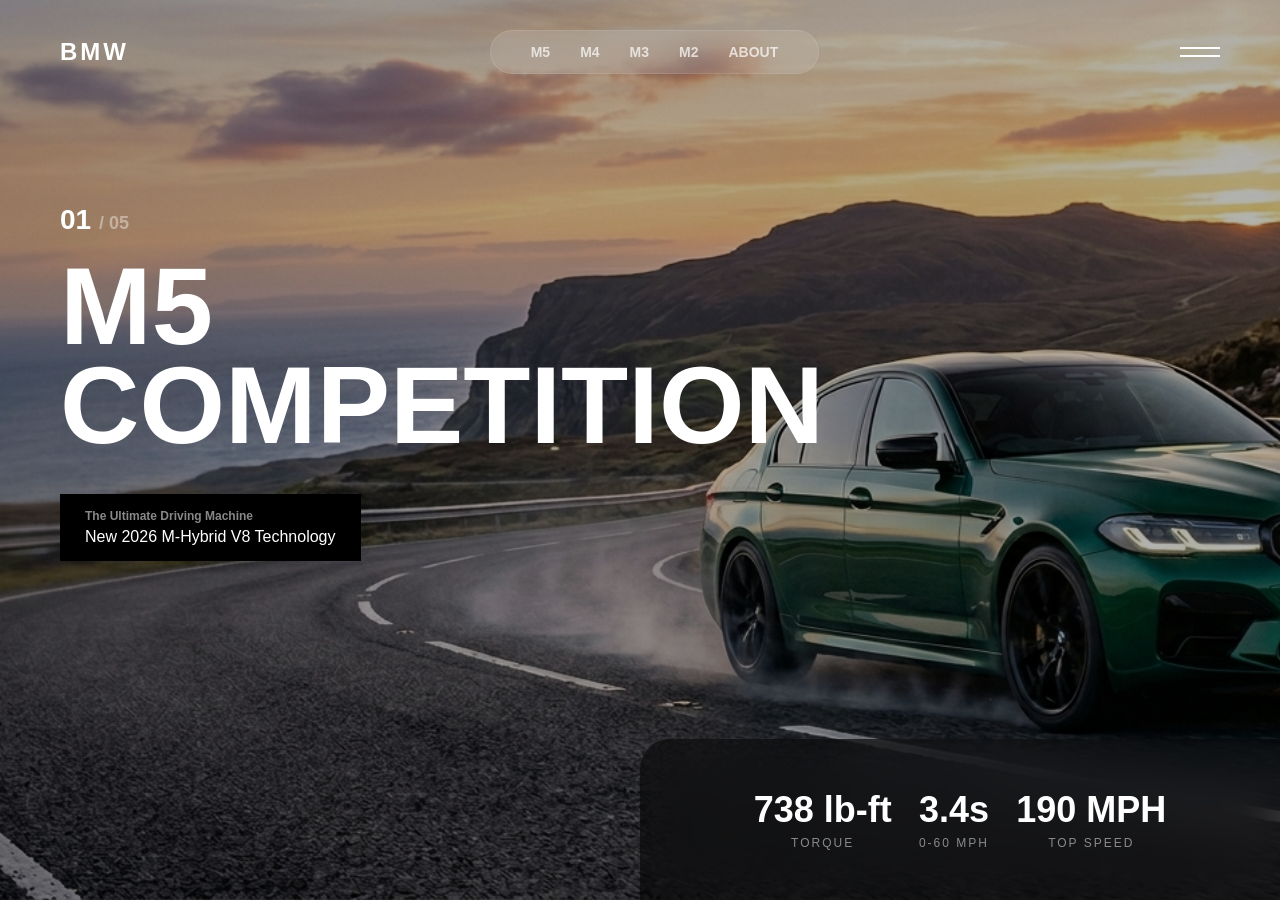
<file: index.html>
<!DOCTYPE html>
<html lang="en">
<head>
    <meta charset="UTF-8">
    <meta name="viewport" content="width=device-width, initial-scale=1.0">
    <title>BMW M5 Competition | 2026 Edition</title>
    <link rel="stylesheet" href="style.css">
    <link rel="icon" type="image/png" href="BMW.svg.png">
</head>
<body>

    <header class="header-nav">
        <div class="logo">BMW</div>

        <nav class="nav-bar">
            <ul>
                <li><a href="index.html">M5</a></li>
                <li><a href="m4.html">M4</a></li>
                <li><a href="m3.html">M3</a></li>
                <li><a href="m2.html">M2</a></li>
                <li><a href="https://www.bmwusa.com/home.html" target="_blank">about</a></li>
            </ul>
        </nav>

        <div class="menu-icon">
            <div class="line"></div>
            <div class="line"></div>
        </div>
    </header>

    <main class="hero-content">
        <h5 class="numbering">01 <span>/ 05</span></h5>
        <h1 class="main-title">M5<br>Competition</h1>
        
        <div class="info-badge">
            <h6>The Ultimate Driving Machine</h6>
            <p>New 2026 M-Hybrid V8 Technology</p>
        </div>
    </main>

    <section class="stats-container">
        <div class="stat-box">
            <h2>738 lb-ft</h2>
            <p>Torque</p>
        </div>
        <div class="stat-box">
            <h2>3.4s</h2>
            <p>0-60 MPH</p>
        </div>
        <div class="stat-box">
            <h2>190 MPH</h2>
            <p>Top Speed</p>
        </div>
    </section>

</body>
</html>
</file>
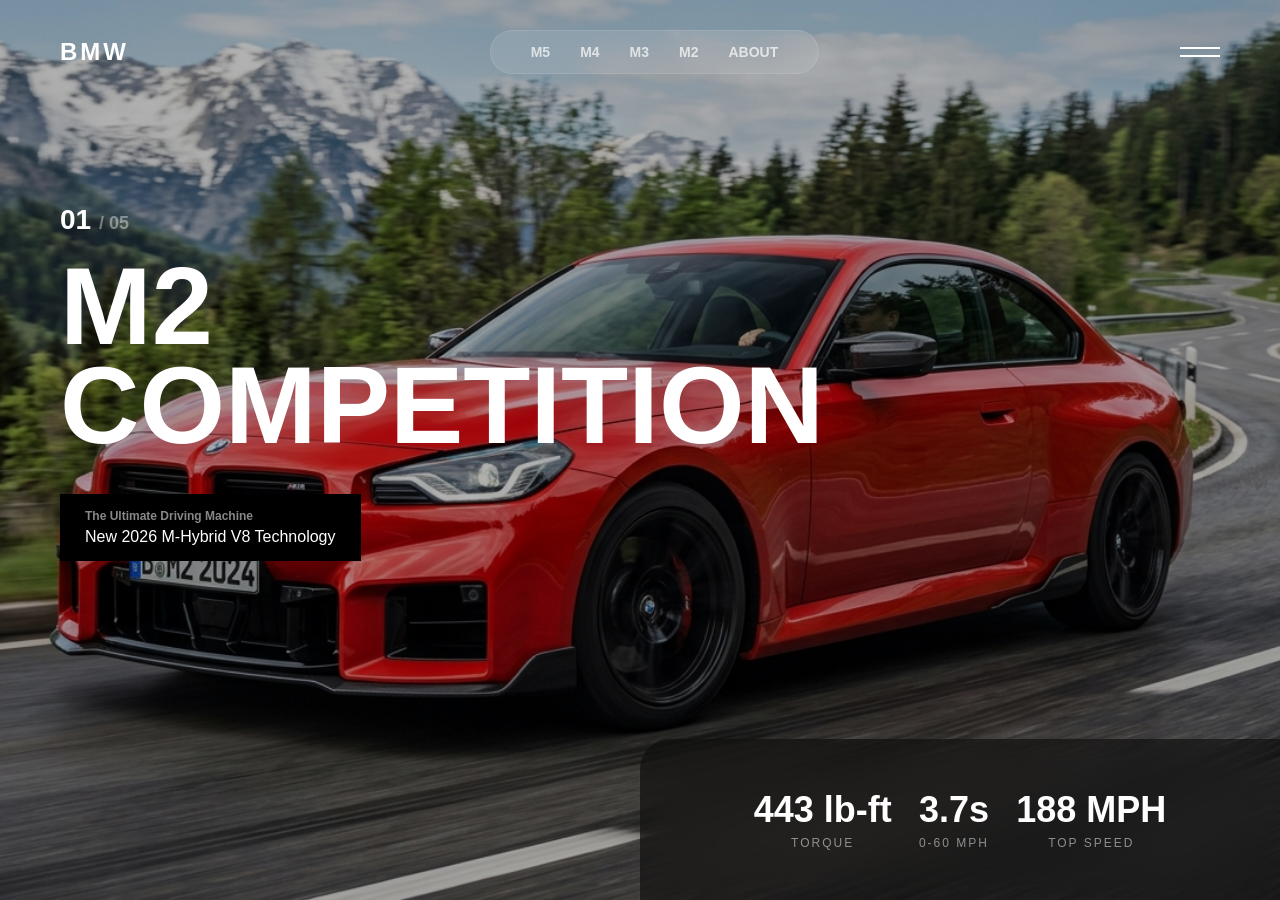
<file: m2.html>
<!DOCTYPE html>
<html lang="en">
<head>
    <meta charset="UTF-8">
    <meta name="viewport" content="width=device-width, initial-scale=1.0">
    <title>BMW M5 Competition | 2026 Edition</title>
    <link rel="stylesheet" href="style.css">
      <link rel="icon" type="image/png" href="BMW.svg.png">
</head>
<body class="lll">

    <header class="header-nav">
        <div class="logo">BMW</div>

        <nav class="nav-bar">
            <ul>
                <li><a href="index.html">M5</a></li>
                <li><a href="m4.html">M4</a></li>
                <li><a href="m3.html">M3</a></li>
                <li><a href="m2.html">M2</a></li>
                <li><a href="https://www.bmwusa.com/home.html" target="_blank">about</a></li>
            </ul>
        </nav>

        <div class="menu-icon">
            <div class="line"></div>
            <div class="line"></div>
        </div>
    </header>

    <main class="hero-content">
        <h5 class="numbering">01 <span>/ 05</span></h5>
        <h1 class="main-title">M2<br>Competition</h1>
        
        <div class="info-badge">
            <h6>The Ultimate Driving Machine</h6>
            <p>New 2026 M-Hybrid V8 Technology</p>
        </div>
    </main>

    <section class="stats-container">
        <div class="stat-box">
            <h2>443 lb-ft</h2>
            <p>Torque</p>
        </div>
        <div class="stat-box">
            <h2>3.7s</h2>
            <p>0-60 MPH</p>
        </div>
        <div class="stat-box">
            <h2>188 MPH</h2>
            <p>Top Speed</p>
        </div>
    </section>

</body>
</html>
</file>
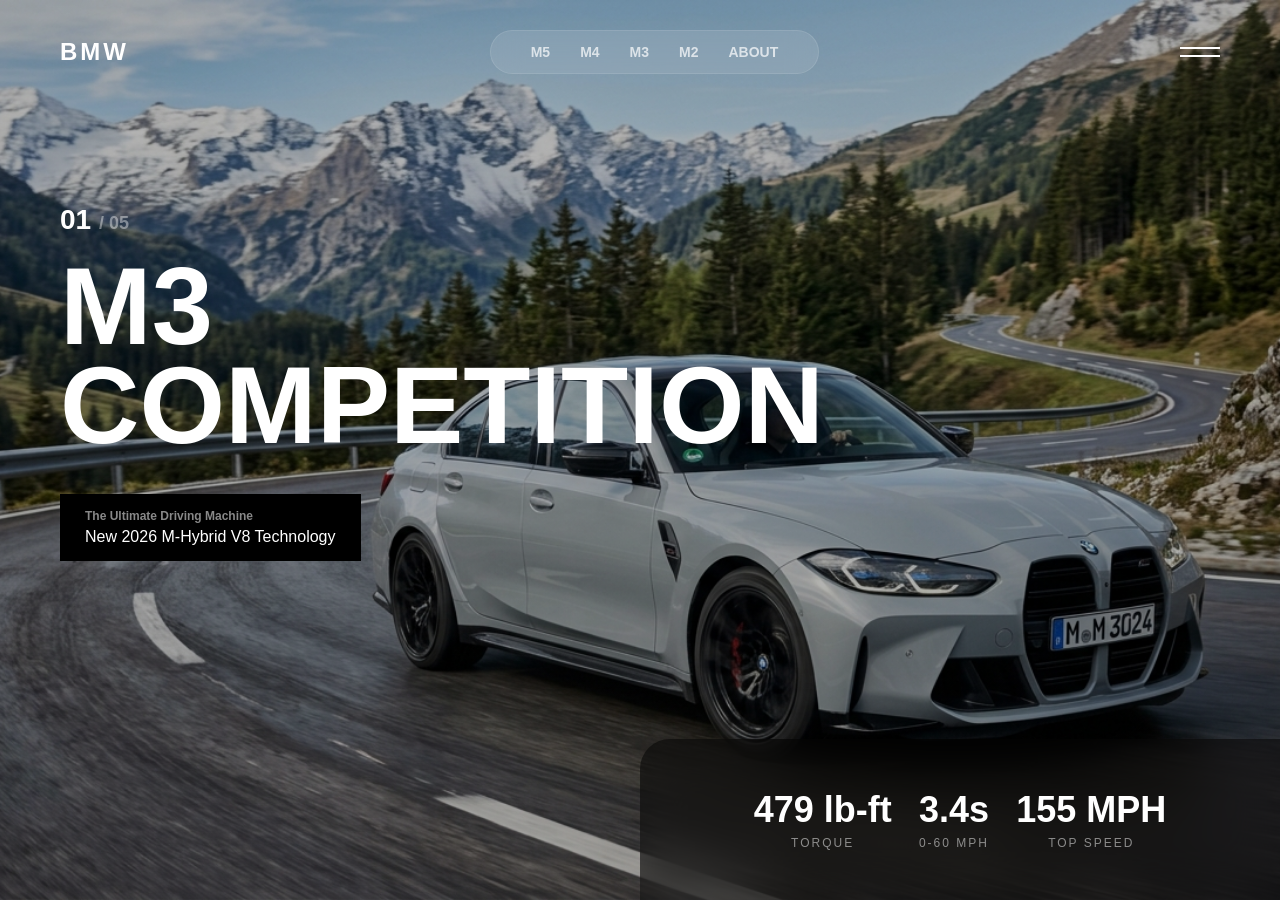
<file: m3.html>
<!DOCTYPE html>
<html lang="en">
<head>
    <meta charset="UTF-8">
    <meta name="viewport" content="width=device-width, initial-scale=1.0">
    <title>BMW M5 Competition | 2026 Edition</title>
    <link rel="stylesheet" href="style.css">
      <link rel="icon" type="image/png" href="BMW.svg.png">
</head>
<body class="ll">

    <header class="header-nav">
        <div class="logo">BMW</div>

        <nav class="nav-bar">
            <ul>
                <li><a href="index.html">M5</a></li>
                <li><a href="m4.html">M4</a></li>
                <li><a href="m3.html">M3</a></li>
                <li><a href="m2.html">M2</a></li>
                <li><a href="https://www.bmwusa.com/home.html" target="_blank">about</a></li>
            </ul>
        </nav>

        <div class="menu-icon">
            <div class="line"></div>
            <div class="line"></div>
        </div>
    </header>

    <main class="hero-content">
        <h5 class="numbering">01 <span>/ 05</span></h5>
        <h1 class="main-title">M3<br>Competition</h1>
        
        <div class="info-badge">
            <h6>The Ultimate Driving Machine</h6>
            <p>New 2026 M-Hybrid V8 Technology</p>
        </div>
    </main>

    <section class="stats-container">
        <div class="stat-box">
            <h2>479 lb-ft</h2>
            <p>Torque</p>
        </div>
        <div class="stat-box">
            <h2>3.4s</h2>
            <p>0-60 MPH</p>
        </div>
        <div class="stat-box">
            <h2>155 MPH</h2>
            <p>Top Speed</p>
        </div>
    </section>

</body>
</html>
</file>
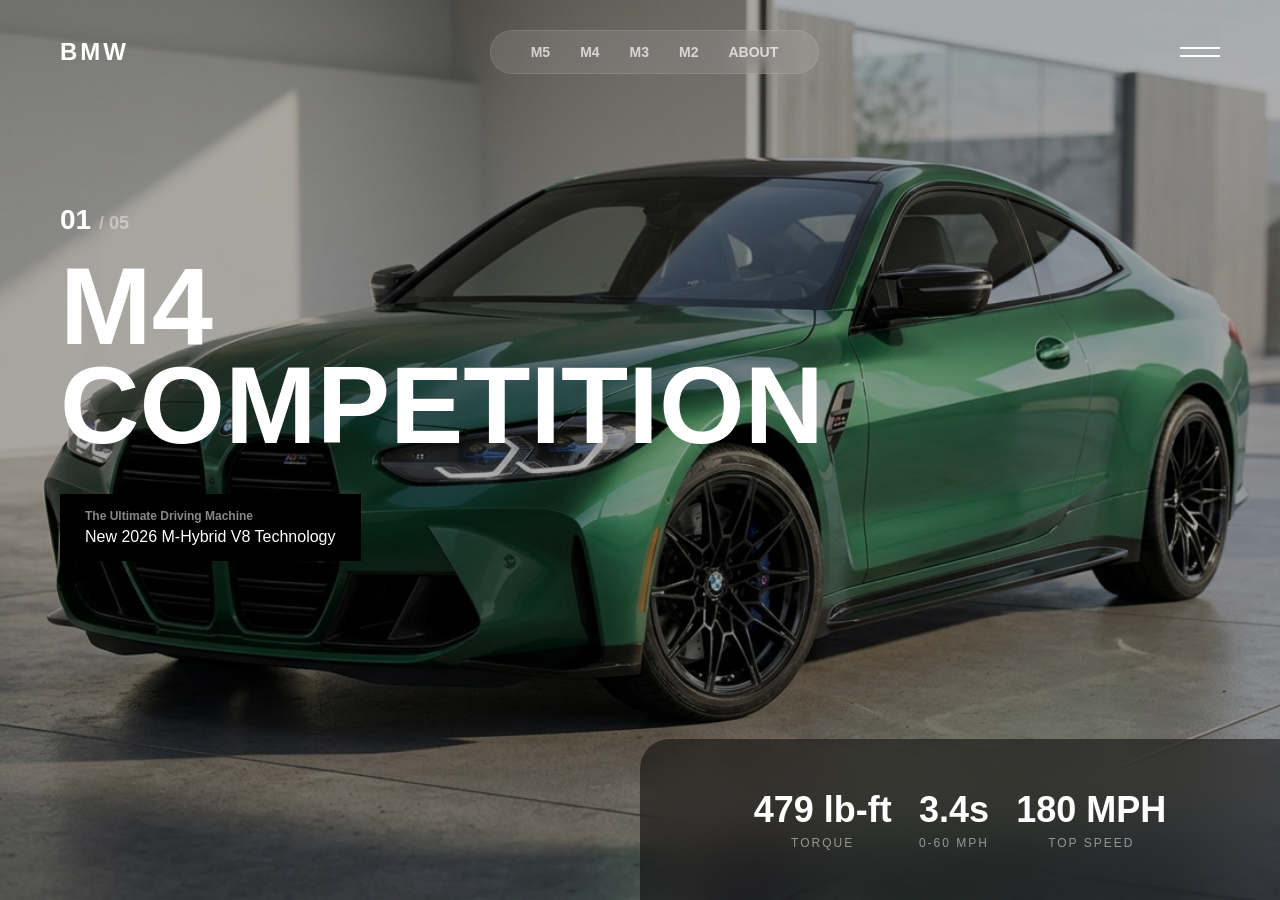
<file: m4.html>
<!DOCTYPE html>
<html lang="en">
<head>
    <meta charset="UTF-8">
    <meta name="viewport" content="width=device-width, initial-scale=1.0">
    <title>BMW M5 Competition | 2026 Edition</title>
    <link rel="stylesheet" href="style.css">
      <link rel="icon" type="image/png" href="BMW.svg.png">
</head>
<body class="l">

    <header class="header-nav">
        <div class="logo">BMW</div>

        <nav class="nav-bar">
            <ul>
                <li><a href="index.html">M5</a></li>
                <li><a href="m4.html">M4</a></li>
                <li><a href="m3.html">M3</a></li>
                <li><a href="m2.html">M2</a></li>
                <li><a href="https://www.bmwusa.com/home.html" target="_blank">about</a></li>
            </ul>
        </nav>

        <div class="menu-icon">
            <div class="line"></div>
            <div class="line"></div>
        </div>
    </header>

    <main class="hero-content">
        <h5 class="numbering">01 <span>/ 05</span></h5>
        <h1 class="main-title">M4<br>Competition</h1>
        
        <div class="info-badge">
            <h6>The Ultimate Driving Machine</h6>
            <p>New 2026 M-Hybrid V8 Technology</p>
        </div>
    </main>

    <section class="stats-container">
        <div class="stat-box">
            <h2>479 lb-ft</h2>
            <p>Torque</p>
        </div>
        <div class="stat-box">
            <h2>3.4s</h2>
            <p>0-60 MPH</p>
        </div>
        <div class="stat-box">
            <h2>180 MPH</h2>
            <p>Top Speed</p>
        </div>
    </section>

</body>
</html>
</file>
<file: style.css>
/* 1. Basic Setup */
* {
    margin: 0;
    padding: 0;
    box-sizing: border-box;
}

body {
    /* Replace with your image name */
    background-image: linear-gradient(rgba(0,0,0,0.3), rgba(0,0,0,0.3)), url("./Gemini_Generated_Image_kpqjyvkpqjyvkpqj (1).png");
    background-size: cover;
    background-position: center;
    background-repeat: no-repeat;
    color: white;
    font-family: 'Segoe UI', Tahoma, Geneva, Verdana, sans-serif;
    height: 100vh;
    overflow: hidden; /* Stops scrolling */
    animation: fadeIn 1.2s ease;
     animation: smoothPage 1.8s ease;
}
.l{
   /* Replace with your image name */
    background-image: linear-gradient(rgba(0,0,0,0.3), rgba(0,0,0,0.3)), url(Gemini_Generated_Image_6dz3dv6dz3dv6dz3.png);
    background-size: cover;
    background-position: center;
    background-repeat: no-repeat;
    color: white;
    font-family: 'Segoe UI', Tahoma, Geneva, Verdana, sans-serif;
    height: 100vh;
    overflow: hidden; /* Stops scrolling */  
    animation: fadeIn 1.2s ease;
     animation: smoothPage 1.8s ease;
}
.ll{
     background-image: linear-gradient(rgba(0,0,0,0.3), rgba(0,0,0,0.3)), url(Gemini_Generated_Image_4b1s1a4b1s1a4b1s.png);
    background-size: cover;
    background-position: center;
    background-repeat: no-repeat;
    color: white;
    font-family: 'Segoe UI', Tahoma, Geneva, Verdana, sans-serif;
    height: 100vh;
    overflow: hidden; /* Stops scrolling */  
    animation: fadeIn 1.2s ease;
    animation: smoothPage 1.8s ease;
}
.lll{
     background-image: linear-gradient(rgba(0,0,0,0.3), rgba(0,0,0,0.3)), url(Gemini_Generated_Image_43m36j43m36j43m3.png);
    background-size: cover;
    background-position: center;
    background-repeat: no-repeat;
    color: white;
    font-family: 'Segoe UI', Tahoma, Geneva, Verdana, sans-serif;
    height: 100vh;
    overflow: hidden; /* Stops scrolling */  
    animation: fadeIn 1.2s ease;
    animation: smoothPage 1.8s ease;
}

/* 2. Top Navigation */
.header-nav {
    display: flex;
    justify-content: space-between;
    align-items: center;
    padding: 30px 60px;
    position: relative;
    z-index: 10;
}

.logo {
    font-size: 24px;
    font-weight: 900;
    letter-spacing: 3px;
}

.nav-bar {
    background: rgba(255, 255, 255, 0.1); /* Transparent White */
    backdrop-filter: blur(15px); /* The "Glass" Effect */
    padding: 12px 40px;
    border-radius: 50px;
    border: 1px solid rgba(255, 255, 255, 0.1);
}

.nav-bar ul {
    display: flex;
    list-style: none;
    gap: 30px;
}

.nav-bar a {
    text-decoration: none;
    color: white;
    font-size: 14px;
    font-weight: 600;
    text-transform: lowercase;
    opacity: 0.7;
    transition: 0.3s;
     text-transform: uppercase;
}

.nav-bar a:hover {
    opacity: 1;
}

.menu-icon {
    width: 40px;
    cursor: pointer;
}

.line {
    height: 2px;
    width: 100%;
    background: white;
    margin: 6px 0;
}

/* 3. Main Text Area */
.hero-content {
    margin-top: 100px;
    padding-left: 60px;
}

.numbering {
    font-size: 28px;
    margin-bottom: 20px;
}

.numbering span {
    opacity: 0.4;
    font-size: 18px;
}

.main-title {
    font-size: 110px;
    line-height: 0.9;
    font-weight: 800;
    text-transform: uppercase;
}

.info-badge {
    background: black;
    padding: 15px 25px;
    display: inline-block;
    margin-top: 40px;
}

.info-badge h6 {
    color: #888;
    font-size: 12px;
    margin-bottom: 5px;
}

/* 4. Bottom Stats Bar */
.stats-container {
    position: absolute;
    bottom: 0;
    right: 0;
    background: rgba(0, 0, 0, 0.5); /* Darker Glass */
    backdrop-filter: blur(25px);
    display: flex;
    padding: 50px 100px;
    min-width: 50%;
    justify-content: space-around;
    border-top-left-radius: 30px;
}

.stat-box {
    text-align: center;
}

.stat-box h2 {
    font-size: 36px;
    font-weight: 700;
}

.stat-box p {
    font-size: 12px;
    color: rgba(255, 255, 255, 0.5);
    text-transform: uppercase;
    letter-spacing: 2px;
    margin-top: 5px;
}

@keyframes smoothPage {

    from{
        opacity: 0;
        transform: scale(1.08);
        filter: blur(20px);
    }

    to{
        opacity: 1;
        transform: scale(1);
        filter: blur(0);
    }

}/* =========================
   MOBILE RESPONSIVE DESIGN
========================= */

@media (max-width: 768px) {

    .header-nav {
        padding: 15px 20px;
        flex-direction: column;
        gap: 15px;
    }

    .nav-bar {
        padding: 10px 15px;
        border-radius: 20px;
    }

    .nav-bar ul {
        gap: 15px;
        flex-wrap: wrap;
        justify-content: center;
    }

    .hero-content {
        margin-top: 60px;
        padding-left: 20px;
        padding-right: 20px;
        text-align: center;
    }

    .main-title {
        font-size: 50px;
    }

    .numbering {
        font-size: 18px;
    }

    .info-badge {
        margin: 20px auto;
        display: block;
    }

    .stats-container {
        flex-direction: column;
        position: relative;
        width: 100%;
        padding: 20px;
        gap: 20px;
        border-radius: 0;
    }

    .stat-box h2 {
        font-size: 24px;
    }
}
</file>
